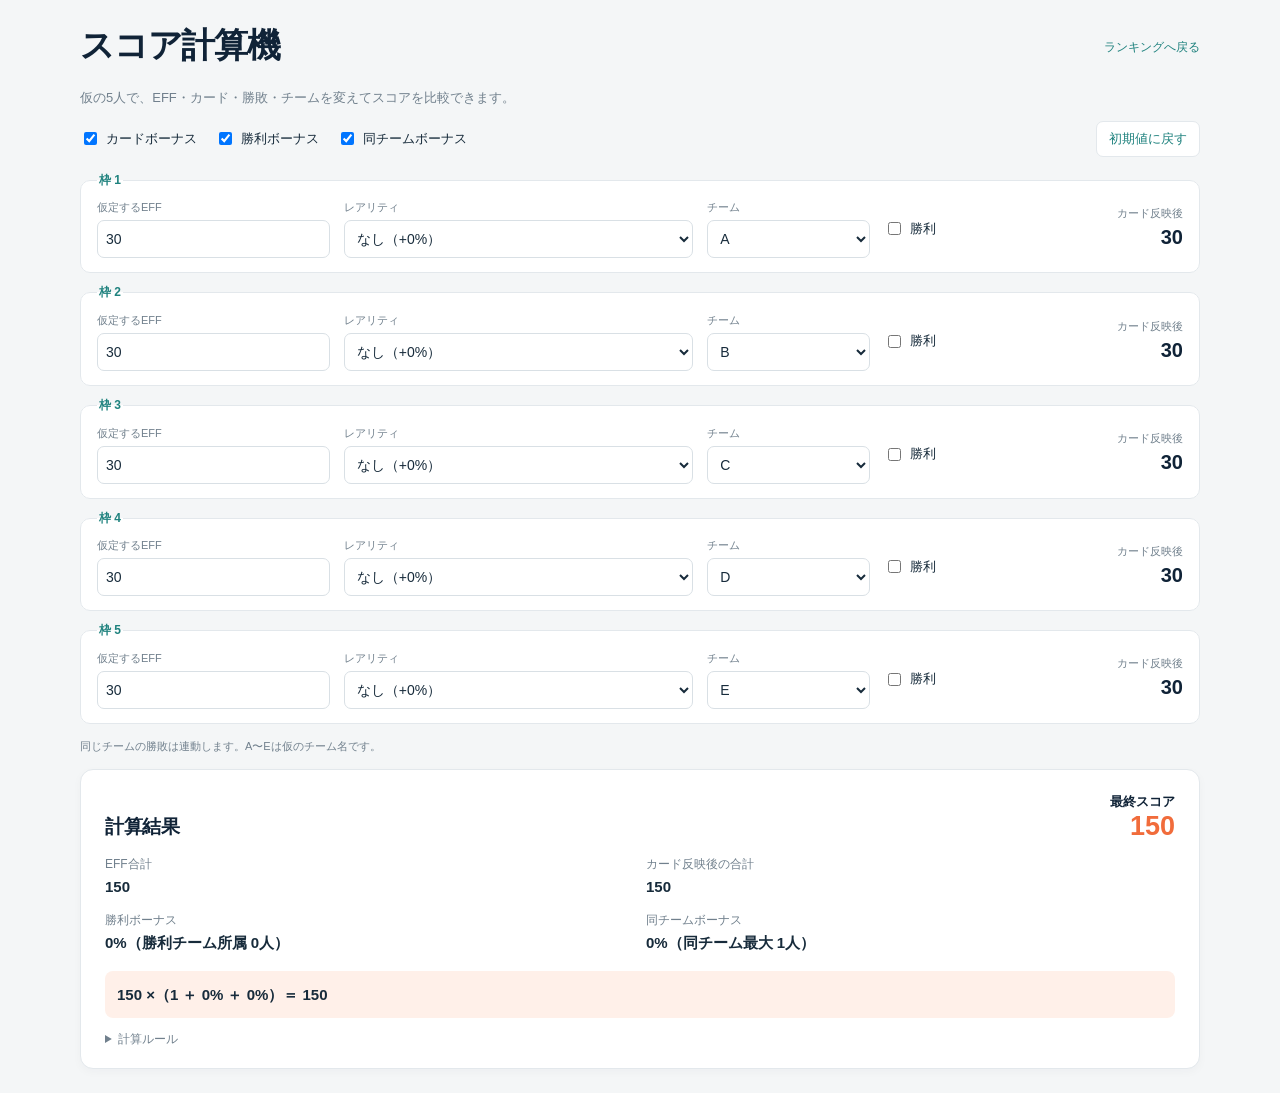
<file: eff_app/static/calculator.html>
<!doctype html>
<html lang="ja">
<head>
  <meta charset="utf-8">
  <meta name="viewport" content="width=device-width, initial-scale=1">
  <title>スコア計算機 | B.LEAGUE</title>
  <link rel="stylesheet" href="./styles.css">
</head>
<body>
  <main class="page-shell">
    <section class="intro"><h1>スコア計算機</h1><a class="official-season-link" href="./">ランキングへ戻る</a></section>
    <p class="calculator-intro">仮の5人で、EFF・カード・勝敗・チームを変えてスコアを比較できます。</p>
    <form id="calculator-form">
      <div class="calculator-options">
        <label><input id="enable-card" type="checkbox" checked>カードボーナス</label>
        <label><input id="enable-win" type="checkbox" checked>勝利ボーナス</label>
        <label><input id="enable-team" type="checkbox" checked>同チームボーナス</label>
        <button type="reset" class="calculator-reset">初期値に戻す</button>
      </div>
      <div id="calculator-slots"></div>
      <p class="position-note">同じチームの勝敗は連動します。A〜Eは仮のチーム名です。</p>
    </form>
    <p id="calculator-error" class="status error" role="alert" hidden>5枠すべてに有効なEFFを入力してください。</p>
    <section id="calculator-result" class="section-block calculator-result" aria-labelledby="calc-heading">
      <div class="section-heading"><h2 id="calc-heading">計算結果</h2><div class="lineup-total">最終スコア<strong id="calc-total" aria-live="polite">150</strong></div></div>
      <dl class="calculator-breakdown">
        <div><dt>EFF合計</dt><dd id="calc-raw"></dd></div>
        <div><dt>カード反映後の合計</dt><dd id="calc-card-total"></dd></div>
        <div><dt>勝利ボーナス</dt><dd id="calc-win"></dd></div>
        <div><dt>同チームボーナス</dt><dd id="calc-team"></dd></div>
      </dl>
      <p id="calc-formula" class="calculator-formula"></p>
      <details class="calculator-rules"><summary>計算ルール</summary>
        <p>各選手のEFFにカード倍率を掛けて合計し、その合計に勝利・同チームボーナスを加算した倍率を掛けます。途中では丸めず、表示は小数点以下2桁までです。</p>
        <p>カード：★・★★は2倍、★★★は2.3倍、★★★★は2.5倍、★★★★★は3倍。</p>
        <p>勝利：勝利チーム所属1人につき+10%。同チーム：2人+1%、3人+3%、4人+5%、5人+10%。最大の組み合わせだけ適用します。</p>
      </details>
    </section>
  </main>
  <script src="./calculator.js" defer></script>
</body>
</html>
</file>
<file: eff_app/static/styles.css>
:root {
  color-scheme: light;
  --navy: #102337;
  --navy-soft: #1b3850;
  --ink: #172b3b;
  --muted: #71808d;
  --line: #e3e8ec;
  --surface: #ffffff;
  --canvas: #f4f6f7;
  --accent: #f16c3b;
  --accent-soft: #fff0e9;
  --teal: #1f827e;
}

* { box-sizing: border-box; }
body {
  margin: 0;
  background: var(--canvas);
  color: var(--ink);
  font-family: -apple-system, BlinkMacSystemFont, "Hiragino Kaku Gothic ProN", "Yu Gothic", Meiryo, sans-serif;
  font-size: 15px;
  line-height: 1.55;
}
.page-shell { width: min(1120px, calc(100% - 48px)); margin: 0 auto; padding: 24px 0 24px; }
.intro { display: flex; align-items: center; justify-content: space-between; gap: 12px; flex-wrap: wrap; margin-bottom: 16px; }
h1, h2, p { margin-top: 0; }
h1 { margin-bottom: 5px; color: var(--navy); font-size: clamp(27px, 4vw, 34px); letter-spacing: -.035em; line-height: 1.25; }
.filters {
  display: flex;
  align-items: end;
  gap: 14px;
  flex-wrap: wrap;
  padding: 18px;
  border: 1px solid var(--line);
  border-radius: 13px;
  background: var(--surface);
  box-shadow: 0 3px 10px rgb(16 35 55 / 3%);
}
.field { display: grid; gap: 6px; min-width: 190px; color: #52616e; font-size: 12px; font-weight: 650; }
.field select {
  min-width: 190px;
  height: 42px;
  padding: 0 38px 0 12px;
  appearance: auto;
  border: 1px solid #d9e0e5;
  border-radius: 8px;
  background-color: #fff;
  color: var(--ink);
  font: inherit;
  font-size: 14px;
}
.field select:focus-visible { outline: 3px solid rgb(31 130 126 / 24%); border-color: var(--teal); }
.status { margin: 22px 0; color: var(--muted); font-size: 14px; }
.status.error { color: #a4382e; }
.today-scope-note { margin: 10px 0 0; }
.matchups-block { border-top: 3px solid var(--teal); }
.matchups-grid { display: grid; grid-template-columns: repeat(2, minmax(0, 1fr)); gap: 10px; }
.matchup-card { padding: 14px 16px; border: 1px solid var(--line); border-radius: 10px; background: #fbfcfc; }
.matchup-league { margin-bottom: 9px; color: var(--teal); font-size: 11px; font-weight: 750; }
.matchup-teams { display: grid; grid-template-columns: minmax(0, 1fr) auto minmax(0, 1fr); align-items: center; gap: 10px; }
.matchup-team { display: grid; gap: 2px; min-width: 0; }
.matchup-side { color: var(--muted); font-size: 9px; font-weight: 700; letter-spacing: .08em; }
.matchup-name { overflow-wrap: anywhere; font-size: 13px; }
.matchup-record { color: var(--muted); font-size: 12px; }
.matchup-vs { color: var(--muted); font-size: 10px; font-weight: 800; }
.summary-line { display: flex; align-items: center; justify-content: space-between; gap: 12px; margin: 24px 2px 12px; }
.selected-caption { color: var(--navy); font-size: 14px; font-weight: 700; }
.game-count { color: var(--muted); font-size: 12px; }
.section-block {
  margin-top: 14px;
  padding: 22px 24px 20px;
  border: 1px solid var(--line);
  border-radius: 13px;
  background: var(--surface);
  box-shadow: 0 3px 10px rgb(16 35 55 / 3%);
}
.section-heading { display: flex; align-items: end; justify-content: space-between; gap: 12px; margin-bottom: 13px; }
h2 { margin: 0; color: var(--navy); font-size: 19px; letter-spacing: -.02em; }
.official-season-link { color: var(--teal); text-decoration: none; }
.official-season-link:hover { text-decoration: underline; }
.overall-table-wrap { overflow-x: auto; }
.overall-table { width: 100%; border-collapse: collapse; font-size: 13px; }
.overall-table th, .overall-table td { padding: 11px 9px; border-bottom: 1px solid #edf0f2; text-align: left; white-space: nowrap; }
.daily-mode .overall-table .games-played-column { display: none; }
.overall-table th { color: #7a8792; font-size: 11px; font-weight: 650; }
.overall-table tbody tr:last-child td { border-bottom: 0; }
.overall-table td:first-child { width: 48px; color: #75828d; font-variant-numeric: tabular-nums; }
.overall-table tbody tr:nth-child(-n+3) td:first-child { color: var(--accent); font-weight: 800; }
.overall-table td.player-cell { color: var(--navy); font-weight: 700; }
.overall-table td.team-cell { width: 220px; max-width: 220px; white-space: normal; }
.team-context { display: grid; width: fit-content; max-width: 100%; grid-template-columns: minmax(0, 1fr) auto; align-items: baseline; gap: 1px 6px; min-width: 0; }
.team-context-name { grid-column: 1; overflow: hidden; color: var(--navy); font-size: 11px; font-weight: 650; text-overflow: ellipsis; white-space: nowrap; }
.team-context-record { grid-column: 2; color: var(--muted); font-size: 10px; font-weight: 650; white-space: nowrap; }
.team-context-matchup { grid-column: 1 / -1; display: flex; align-items: baseline; justify-content: space-between; gap: 12px; min-width: 0; }
.team-context-opponent { flex: 1 1 auto; min-width: 0; overflow: hidden; color: var(--teal); font-size: 10px; font-weight: 650; text-overflow: ellipsis; white-space: nowrap; }
.team-context-outcome { flex: 0 0 auto; color: var(--accent); font-size: 10px; font-weight: 750; font-variant-numeric: tabular-nums; white-space: nowrap; }
.ranking-team-context { display: grid; width: fit-content; max-width: 100%; grid-template-columns: minmax(0, 1fr); gap: 1px; min-width: 0; }
.ranking-team-line, .ranking-matchup-line { display: flex; align-items: baseline; justify-content: space-between; gap: 7px; min-width: 0; }
.ranking-team-name { flex: 1 1 auto; min-width: 0; overflow: hidden; color: var(--navy); font-size: 11px; font-weight: 650; text-overflow: ellipsis; white-space: nowrap; }
.ranking-team-record { flex: 0 0 auto; color: var(--muted); font-size: 10px; font-weight: 650; white-space: nowrap; }
.ranking-opponent { flex: 1 1 auto; min-width: 0; overflow: hidden; color: var(--teal); font-size: 10px; font-weight: 650; text-overflow: ellipsis; white-space: nowrap; }
.ranking-outcome { flex: 0 0 auto; margin-left: 12px; color: var(--accent); font-size: 10px; font-weight: 750; font-variant-numeric: tabular-nums; white-space: nowrap; }
.team-result-mark { font-weight: 850; }
.team-result-mark.win { color: #16845c; }
.team-result-mark.loss { color: #d4543c; }
.player-mobile-meta { display: none; }
.matchup-score { color: var(--accent); font-size: 12px; font-weight: 750; font-variant-numeric: tabular-nums; }
.numeric { text-align: right !important; font-variant-numeric: tabular-nums; }
.eff-value { color: var(--navy); font-size: 15px; font-weight: 800; }
.lineup-block { border-top: 3px solid var(--accent); }
.prediction-block { border-top: 3px solid var(--teal); }
.prediction-total-value { display: flex; align-items: baseline; justify-content: flex-end; gap: 8px; }
.prediction-total-value strong { color: var(--teal); font-size: 22px; line-height: 1.1; font-variant-numeric: tabular-nums; }
.prediction-total-value span { color: var(--muted); font-size: 11px; font-weight: 650; }
.prediction-block .lineup-total { max-width: 100%; white-space: normal; }
.prediction-actual { display: block; margin-top: 5px; color: var(--accent); font-size: 12px; font-weight: 750; font-variant-numeric: tabular-nums; }
.lineup-block .section-heading { align-items: center; }
.lineup-total { color: var(--navy); font-size: 13px; font-weight: 700; text-align: right; white-space: nowrap; }
.lineup-total strong { display: block; color: var(--accent); font-size: 27px; line-height: 1.1; font-variant-numeric: tabular-nums; }
.lineup-description { margin: -3px 0 14px; color: var(--muted); font-size: 12px; }
.lineup-grid { display: grid; grid-template-columns: repeat(5, minmax(0, 1fr)); gap: 9px; }
.lineup-slot { min-width: 0; padding: 13px 11px; border-radius: 9px; background: #f5f7f8; }
.lineup-slot .team-context-name { overflow-wrap: anywhere; font-size: 11px; font-weight: 650; white-space: normal; }
.lineup-slot .team-context-record, .lineup-slot .team-context-opponent, .lineup-slot .team-context-outcome { font-size: 10px; }
.lineup-role { margin-bottom: 8px; color: var(--teal); font-size: 11px; font-weight: 800; letter-spacing: .1em; }
.lineup-player { display: block; overflow: hidden; color: var(--navy); font-size: 14px; font-weight: 800; text-overflow: ellipsis; white-space: nowrap; }
.lineup-team { display: block; overflow: hidden; margin-top: 3px; color: var(--muted); font-size: 10px; text-overflow: ellipsis; white-space: nowrap; }
.lineup-eff { display: block; margin-top: 2px; color: var(--navy); font-size: 16px; font-weight: 850; font-variant-numeric: tabular-nums; }
.position-grid { display: grid; grid-template-columns: repeat(2, minmax(0, 1fr)); gap: 12px; }
.position-card { overflow: hidden; border: 1px solid #e7ecef; border-radius: 10px; background: #fff; }
.position-card h3 { display: flex; align-items: center; justify-content: space-between; margin: 0; padding: 12px 14px; border-bottom: 1px solid #edf0f2; color: var(--navy); font-size: 14px; }
.position-card h3 span { color: var(--muted); font-size: 10px; font-weight: 600; letter-spacing: .08em; }
.position-list { margin: 0; padding: 0; list-style: none; }
.position-row { display: grid; grid-template-columns: 24px minmax(0, 1fr) auto; align-items: center; gap: 9px; padding: 9px 13px; border-bottom: 1px solid #f0f2f4; }
.position-row:last-child { border-bottom: 0; }
.position-rank { color: #8b969f; font-size: 11px; font-variant-numeric: tabular-nums; }
.position-player { min-width: 0; }
.position-player strong { display: block; overflow: hidden; color: var(--ink); font-size: 13px; font-weight: 750; text-overflow: ellipsis; white-space: nowrap; }
.position-player .team-context-name { font-size: 10px; }
.position-player .team-context-record, .position-player .team-context-opponent, .position-player .team-context-outcome { font-size: 9px; }
.position-eff { color: var(--navy); font-size: 13px; font-weight: 800; font-variant-numeric: tabular-nums; }
.position-note { margin: 14px 0 0; color: var(--muted); font-size: 11px; }
.empty-state { padding: 20px 10px; color: var(--muted); text-align: center; }
.footer { padding: 18px 2px 0; color: #8a959e; font-size: 11px; }
.matchups-block { padding: 13px 18px; }
.matchups-block summary { color: var(--teal); font-size: 12px; font-weight: 700; cursor: pointer; }
.matchups-block[open] summary { margin-bottom: 13px; }
.matchups-block .matchups-grid { margin-top: 12px; }
.matchups-block[open] .matchups-grid { margin-top: 0; }

@media (max-width: 760px) {
  .page-shell { width: min(100% - 32px, 560px); padding-top: 18px; }
  .section-block { padding: 17px 15px; }
  .overall-table { width: 100%; min-width: 0; table-layout: fixed; font-size: 11px; }
  .overall-table th, .overall-table td { padding: 8px 4px; white-space: normal; }
  .overall-table .mobile-detail, .overall-table .mobile-hide { display: none; }
  .overall-table th:nth-child(1), .overall-table td:nth-child(1) { width: 24px; }
  .overall-table th:nth-child(2), .overall-table td:nth-child(2) { width: 74px; }
  .overall-table th:nth-child(3), .overall-table td:nth-child(3) { width: 112px; }
  .overall-table td.player-cell { overflow-wrap: anywhere; }
  .overall-table td.player-cell strong { display: block; font-size: 10px; line-height: 1.3; }
  .overall-table td.player-cell .player-mobile-meta { display: block; color: var(--muted); font-size: 9px; font-weight: 500; }
  .team-context-record { font-size: 9px; }
  .team-context-opponent, .team-context-outcome, .ranking-opponent, .ranking-outcome { font-size: 9px; }
  .ranking-team-record { font-size: 9px; }
  .overall-table th:nth-child(n+4):nth-child(-n+9), .overall-table td:nth-child(n+4):nth-child(-n+9) { text-align: right; }
  .matchups-grid { grid-template-columns: 1fr; }
  .lineup-grid { grid-template-columns: repeat(3, minmax(0, 1fr)); }
  .position-grid { grid-template-columns: 1fr; }
}
@media (max-width: 430px) {
  .page-shell { width: calc(100% - 24px); }
  .filters { padding: 14px; }
  .field, .field select { width: 100%; min-width: 0; }
  .summary-line { align-items: start; flex-direction: column; gap: 2px; }
  .lineup-grid { grid-template-columns: repeat(2, minmax(0, 1fr)); }
  .section-heading { align-items: start; }
  .prediction-total { font-size: 11px; }
  .prediction-total-value { display: block; }
  .prediction-total-value strong { display: inline; font-size: 18px; }
  .prediction-total-value span { display: block; }
  .overall-table th:nth-child(1), .overall-table td:nth-child(1) { width: 20px; }
  .overall-table th:nth-child(2), .overall-table td:nth-child(2) { width: 64px; }
  .overall-table th:nth-child(3), .overall-table td:nth-child(3) { width: 84px; }
  .overall-table th:nth-child(n+4):nth-child(-n+9), .overall-table td:nth-child(n+4):nth-child(-n+9) { padding-left: 2px; padding-right: 2px; font-size: 9px; }
  .overall-table th:nth-child(n+6):nth-child(-n+9), .overall-table td:nth-child(n+6):nth-child(-n+9) { width: 31px; }
}

/* Keep both EFF views together while preserving the position ranking layout. */
.eff-group { padding: 18px 20px; }
.eff-group > h2 { margin-bottom: 12px; }
.eff-group > .section-block { margin-top: 12px; padding: 14px 0 0; border: 0; border-top: 1px solid var(--line); border-radius: 0; box-shadow: none; }
.eff-group h3 { margin: 0; color: var(--navy); font-size: 16px; }
.intro .official-season-link { font-size: 12px; white-space: nowrap; }
@media (max-width: 760px) {
  .eff-group { padding: 16px 15px; }
}

.score-block { border-top: 3px solid var(--teal); }
.score-subheading { margin: 0 0 8px; color: var(--navy); font-size: 16px; }
.score-breakdown { margin: 0 0 14px; color: var(--muted); font-size: 12px; overflow-wrap: anywhere; }

.intro-links { display: flex; flex-wrap: wrap; align-items: center; gap: 18px; }
.calculator-intro { color: var(--muted); font-size: 13px; }
.calculator-options { display: flex; flex-wrap: wrap; gap: 12px 18px; align-items: center; margin-bottom: 14px; font-size: 13px; }
.calculator-options label, .calc-win-label { display: flex; align-items: center; gap: 6px; }
.calculator-reset { margin-left: auto; padding: 7px 12px; color: var(--teal); background: white; border: 1px solid var(--line); border-radius: 7px; cursor: pointer; font: inherit; }
.calculator-player { display: grid; grid-template-columns: minmax(80px, 1fr) minmax(150px, 1.5fr) minmax(70px, .7fr) auto minmax(100px, 1fr); align-items: center; gap: 14px; min-width: 0; margin: 0 0 10px; padding: 10px 16px 14px; border: 1px solid var(--line); border-radius: 10px; background: white; }
.calculator-player legend { color: var(--teal); font-size: 12px; font-weight: 750; }
.calculator-player label:not(.calc-win-label) { display: grid; gap: 4px; color: var(--muted); font-size: 11px; }
.calculator-player input[type=number], .calculator-player select { width: 100%; min-width: 0; height: 38px; padding: 6px 8px; font: inherit; font-size: 14px; border: 1px solid #d9e0e5; border-radius: 7px; background: white; color: var(--ink); }
.calculator-player input:focus-visible, .calculator-player select:focus-visible { outline: 2px solid var(--teal); }
.calc-win-label { font-size: 13px; }
.calc-player-result { color: var(--muted); font-size: 11px; text-align: right; }
.calc-player-result output { display: block; color: var(--navy); font-size: 20px; font-weight: 750; }
.calculator-breakdown { display: grid; grid-template-columns: repeat(2, minmax(0, 1fr)); gap: 12px; margin: 0; }
.calculator-breakdown dt { color: var(--muted); font-size: 12px; }
.calculator-breakdown dd { margin: 2px 0 0; font-weight: 700; }
.calculator-formula { padding: 12px; margin: 16px 0 12px; border-radius: 8px; background: var(--accent-soft); font-weight: 700; overflow-wrap: anywhere; }
.calculator-rules { color: var(--muted); font-size: 12px; }
.calculator-rules summary { cursor: pointer; }
.calculator-rules p { margin: 10px 0 0; }
@media (max-width: 760px) {
  .calculator-player { grid-template-columns: 1fr 1.4fr; gap: 10px 14px; }
  .calculator-player .calc-player-result { grid-column: 1 / -1; display: flex; align-items: center; justify-content: space-between; }
  .calculator-breakdown { grid-template-columns: 1fr; }
  .calculator-options { gap: 10px; }
}
</file>
